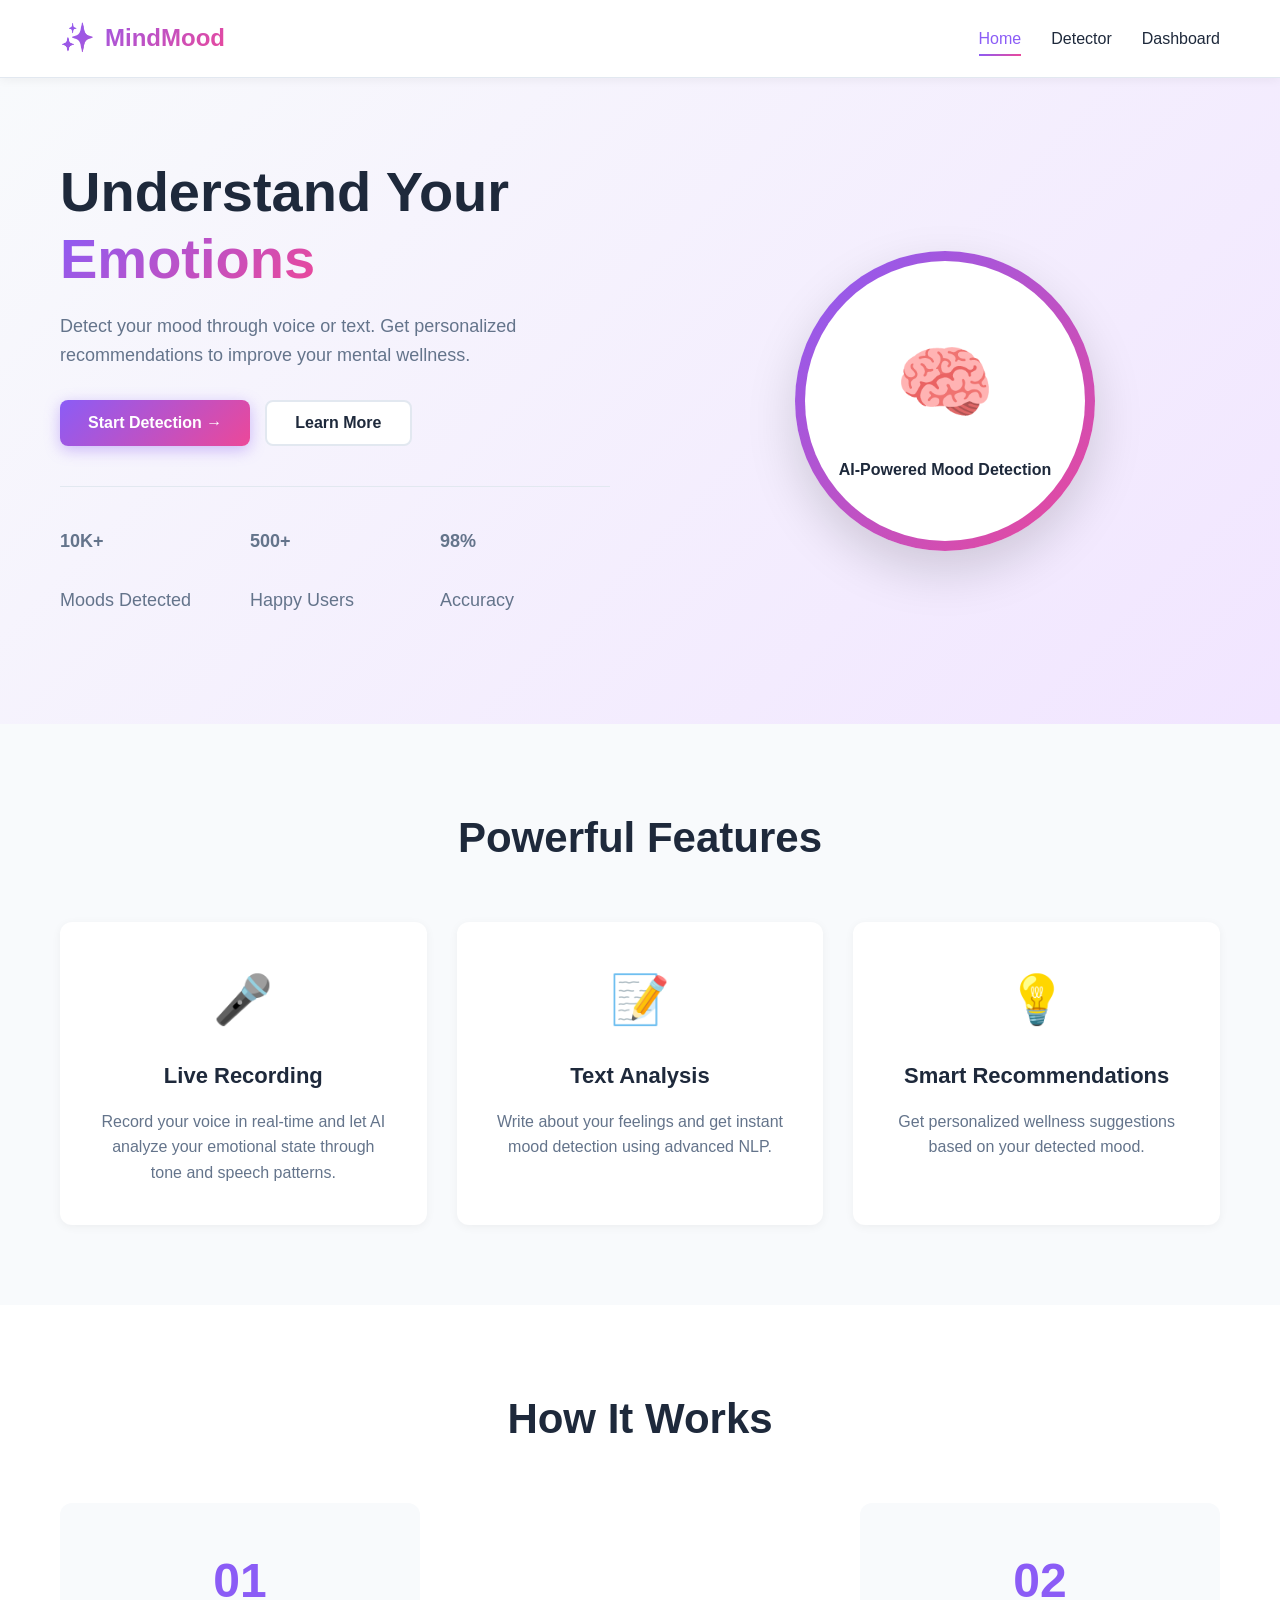
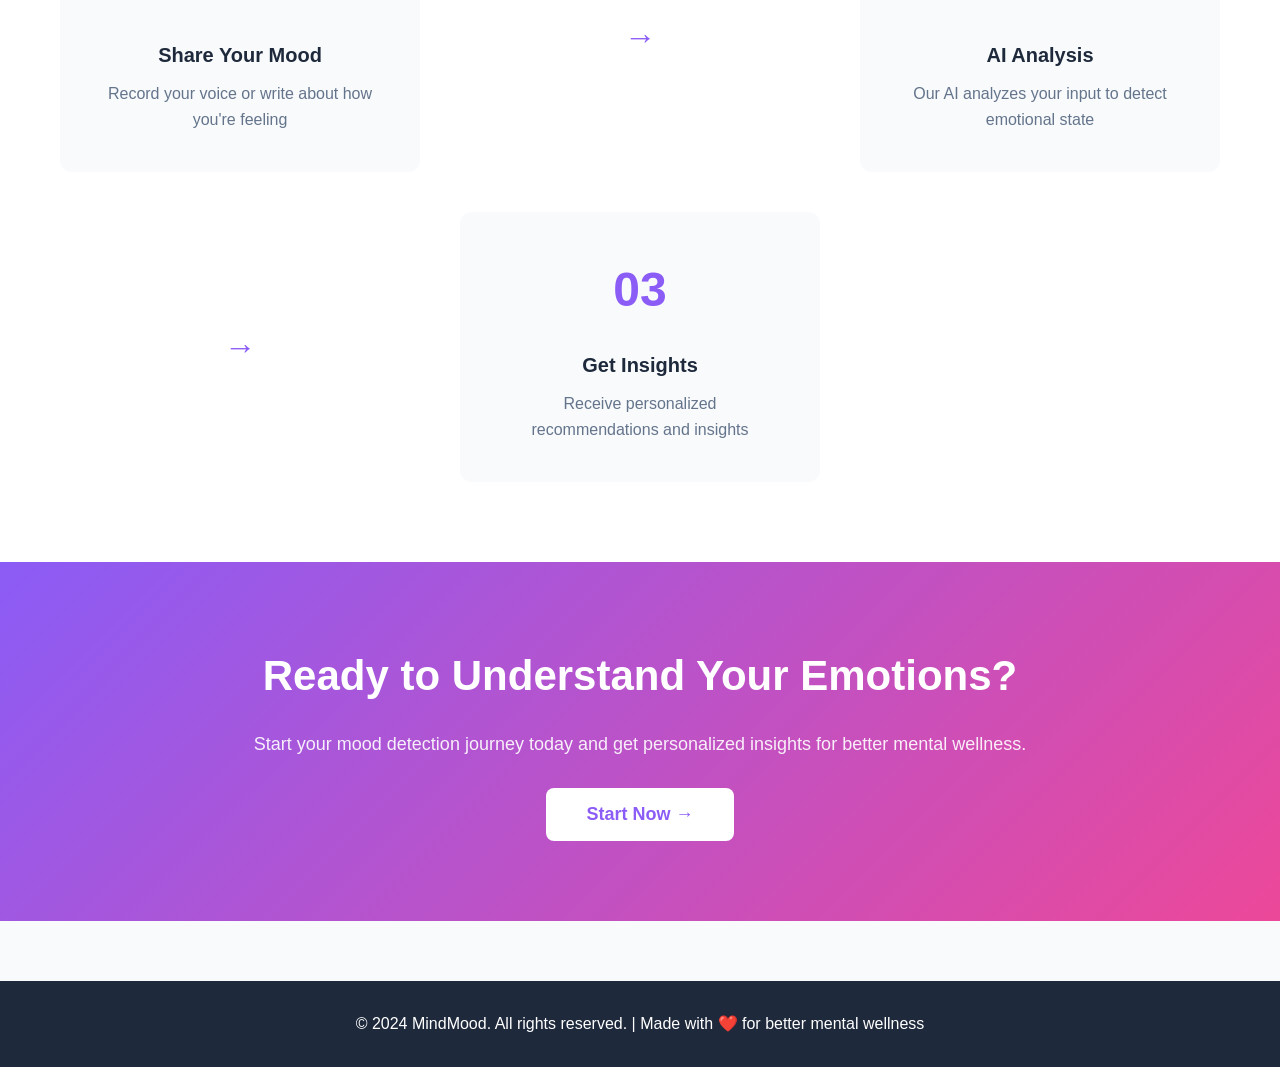
<file: MindMood/index.html>
<!DOCTYPE html>
<html lang="en">
<head>
    <meta charset="UTF-8">
    <meta name="viewport" content="width=device-width, initial-scale=1.0">
    <title>MindMood - AI Mood Detection</title>
    <style>
        :root {
            --primary-color: #8b5cf6;
            --secondary-color: #ec4899;
            --danger-color: #ef4444;
            --light-bg: #f8fafc;
            --card-bg: #ffffff;
            --text-dark: #1e293b;
            --text-light: #64748b;
            --border-color: #e2e8f0;
            --shadow: 0 10px 30px rgba(0, 0, 0, 0.1);
            --shadow-lg: 0 20px 50px rgba(0, 0, 0, 0.15);
        }

        * {
            margin: 0;
            padding: 0;
            box-sizing: border-box;
        }

        html { scroll-behavior: smooth; }
        body {
            font-family: 'Segoe UI', Tahoma, Geneva, Verdana, sans-serif;
            background-color: var(--light-bg);
            color: var(--text-dark);
            line-height: 1.6;
        }

        .container {
            max-width: 1200px;
            margin: 0 auto;
            padding: 0 20px;
        }

        /* Navigation */
        .navbar {
            position: sticky;
            top: 0;
            z-index: 100;
            background: rgba(255, 255, 255, 0.95);
            backdrop-filter: blur(10px);
            border-bottom: 1px solid var(--border-color);
            box-shadow: 0 2px 10px rgba(0, 0, 0, 0.05);
        }

        .nav-content {
            display: flex;
            justify-content: space-between;
            align-items: center;
            padding: 1rem 0;
        }

        .logo {
            display: flex;
            align-items: center;
            gap: 10px;
            font-size: 24px;
            font-weight: bold;
            background: linear-gradient(135deg, var(--primary-color), var(--secondary-color));
            -webkit-background-clip: text;
            -webkit-text-fill-color: transparent;
            background-clip: text;
        }

        .logo-icon { font-size: 28px; }

        .nav-links {
            display: flex;
            gap: 30px;
        }

        .nav-link {
            text-decoration: none;
            color: var(--text-dark);
            font-weight: 500;
            cursor: pointer;
            transition: all 0.3s ease;
            position: relative;
        }

        .nav-link:hover,
        .nav-link.active {
            color: var(--primary-color);
        }

        .nav-link.active::after {
            content: '';
            position: absolute;
            bottom: -5px;
            left: 0;
            width: 100%;
            height: 2px;
            background: linear-gradient(135deg, var(--primary-color), var(--secondary-color));
        }

        /* Pages */
        .page {
            display: none;
            animation: fadeIn 0.5s ease;
        }

        .page.active { display: block; }

        @keyframes fadeIn {
            from { opacity: 0; transform: translateY(10px); }
            to { opacity: 1; transform: translateY(0); }
        }

        /* Hero */
        .hero {
            padding: 80px 0;
            background: linear-gradient(135deg, #f8fafc 0%, #f1e5ff 100%);
        }

        .hero-content {
            display: grid;
            grid-template-columns: 1fr 1fr;
            gap: 60px;
            align-items: center;
        }

        .hero-text h1 {
            font-size: 56px;
            font-weight: 800;
            margin-bottom: 20px;
            line-height: 1.2;
        }

        .gradient-text {
            background: linear-gradient(135deg, var(--primary-color), var(--secondary-color));
            -webkit-background-clip: text;
            -webkit-text-fill-color: transparent;
            background-clip: text;
        }

        .hero-text p {
            font-size: 18px;
            color: var(--text-light);
            margin-bottom: 30px;
        }

        .hero-buttons {
            display: flex;
            gap: 15px;
            margin-bottom: 40px;
        }

        .stats {
            display: grid;
            grid-template-columns: repeat(3, 1fr);
            gap: 20px;
            padding-top: 40px;
            border-top: 1px solid var(--border-color);
        }

        .stat-number {
            font-size: 28px;
            font-weight: bold;
            color: var(--primary-color);
        }

        .stat-label {
            color: var(--text-light);
            font-size: 14px;
        }

        .hero-visual {
            display: flex;
            justify-content: center;
            align-items: center;
        }

        .visual-circle {
            width: 300px;
            height: 300px;
            border-radius: 50%;
            background: linear-gradient(135deg, var(--primary-color), var(--secondary-color));
            display: flex;
            align-items: center;
            justify-content: center;
            box-shadow: var(--shadow-lg);
            animation: float 3s ease-in-out infinite;
        }

        .visual-inner {
            width: 280px;
            height: 280px;
            border-radius: 50%;
            background: white;
            display: flex;
            flex-direction: column;
            align-items: center;
            justify-content: center;
            gap: 10px;
        }

        .visual-icon { font-size: 80px; }
        .visual-inner p { font-weight: 600; color: var(--text-dark); }

        @keyframes float {
            0%, 100% { transform: translateY(0px); }
            50% { transform: translateY(-20px); }
        }

        /* Buttons */
        .btn {
            padding: 12px 28px;
            border: none;
            border-radius: 8px;
            font-size: 16px;
            font-weight: 600;
            cursor: pointer;
            transition: all 0.3s ease;
            text-decoration: none;
            display: inline-block;
        }

        .btn-primary {
            background: linear-gradient(135deg, var(--primary-color), var(--secondary-color));
            color: white;
            box-shadow: 0 4px 15px rgba(139, 92, 246, 0.4);
        }

        .btn-primary:hover {
            transform: translateY(-2px);
            box-shadow: 0 6px 20px rgba(139, 92, 246, 0.6);
        }

        .btn-secondary {
            background: white;
            color: var(--text-dark);
            border: 2px solid var(--border-color);
        }

        .btn-secondary:hover {
            border-color: var(--primary-color);
            color: var(--primary-color);
        }

        .btn-large {
            padding: 16px 40px;
            font-size: 18px;
        }

        /* Features */
        .features {
            padding: 80px 0;
        }

        .features h2 {
            font-size: 42px;
            font-weight: 800;
            text-align: center;
            margin-bottom: 50px;
        }

        .features-grid {
            display: grid;
            grid-template-columns: repeat(auto-fit, minmax(300px, 1fr));
            gap: 30px;
        }

        .feature-card {
            background: white;
            padding: 40px;
            border-radius: 12px;
            text-align: center;
            box-shadow: 0 2px 10px rgba(0, 0, 0, 0.05);
            transition: all 0.3s ease;
        }

        .feature-card:hover {
            transform: translateY(-5px);
            box-shadow: var(--shadow);
        }

        .feature-icon { font-size: 48px; margin-bottom: 20px; }
        .feature-card h3 { font-size: 22px; margin-bottom: 15px; }
        .feature-card p { color: var(--text-light); }

        /* How It Works */
        .how-it-works {
            padding: 80px 0;
            background: white;
        }

        .how-it-works h2 {
            font-size: 42px;
            font-weight: 800;
            text-align: center;
            margin-bottom: 50px;
        }

        .steps {
            display: grid;
            grid-template-columns: repeat(3, 1fr);
            gap: 40px;
            align-items: center;
        }

        .step {
            background: var(--light-bg);
            padding: 40px;
            border-radius: 12px;
            text-align: center;
        }

        .step-number {
            font-size: 48px;
            font-weight: bold;
            color: var(--primary-color);
            margin-bottom: 20px;
        }

        .step h3 { font-size: 20px; margin-bottom: 10px; }
        .step p { color: var(--text-light); }
        .step-arrow { font-size: 32px; color: var(--primary-color); text-align: center; }

        /* CTA */
        .cta {
            padding: 80px 0;
            background: linear-gradient(135deg, var(--primary-color), var(--secondary-color));
            color: white;
            text-align: center;
        }

        .cta h2 { color: white; margin-bottom: 20px; font-size: 42px; font-weight: 800; }
        .cta p { font-size: 18px; margin-bottom: 30px; opacity: 0.9; }
        .cta .btn { background: white; color: var(--primary-color); }

        /* Detector */
        .detector-wrapper {
            padding: 60px 0;
        }

        .detector-wrapper h1 {
            text-align: center;
            font-size: 42px;
            margin-bottom: 40px;
        }

        .tabs {
            display: flex;
            gap: 10px;
            margin-bottom: 40px;
            justify-content: center;
            background: var(--light-bg);
            padding: 10px;
            border-radius: 8px;
            width: fit-content;
            margin-left: auto;
            margin-right: auto;
        }

        .tab-btn {
            padding: 12px 24px;
            border: none;
            background: transparent;
            cursor: pointer;
            font-size: 16px;
            font-weight: 600;
            border-radius: 6px;
            transition: all 0.3s ease;
            color: var(--text-light);
        }

        .tab-btn.active {
            background: white;
            color: var(--primary-color);
            box-shadow: 0 2px 8px rgba(0, 0, 0, 0.1);
        }

        .tab-content {
            display: none;
            animation: fadeIn 0.3s ease;
        }

        .tab-content.active { display: block; }

        .input-section {
            background: white;
            padding: 40px;
            border-radius: 12px;
            box-shadow: var(--shadow);
            max-width: 600px;
            margin: 0 auto;
        }

        .input-section label {
            display: block;
            font-size: 16px;
            font-weight: 600;
            margin-bottom: 15px;
            color: var(--text-dark);
        }

        .input-section textarea {
            width: 100%;
            padding: 15px;
            border: 2px solid var(--border-color);
            border-radius: 8px;
            font-size: 16px;
            font-family: inherit;
            resize: vertical;
            transition: all 0.3s ease;
        }

        .input-section textarea:focus {
            outline: none;
            border-color: var(--primary-color);
            box-shadow: 0 0 0 3px rgba(139, 92, 246, 0.1);
        }

        .char-count {
            text-align: right;
            color: var(--text-light);
            font-size: 14px;
            margin-top: 10px;
            margin-bottom: 20px;
        }

        /* Voice Recording */
        .voice-upload { padding: 20px 0; }

        #recording-controls {
            text-align: center;
            padding: 20px 0;
        }

        #recording-timer {
            text-align: center;
            font-size: 18px;
            font-weight: bold;
            color: #ef4444;
            display: none;
            margin: 15px 0;
            animation: pulse 1s infinite;
        }

        @keyframes pulse {
            0%, 100% { opacity: 1; }
            50% { opacity: 0.5; }
        }

        #recording-playback {
            display: none;
            margin-top: 20px;
        }

        #recording-playback p {
            margin-bottom: 15px;
            font-weight: 600;
        }

        #recorded-audio {
            width: 100%;
            margin-bottom: 15px;
        }

        .recording-buttons {
            display: flex;
            gap: 10px;
        }

        .recording-buttons button {
            flex: 1;
        }

        /* Results */
        .results-section {
            max-width: 600px;
            margin: 40px auto;
        }

        .result-card {
            background: white;
            padding: 60px 40px;
            border-radius: 12px;
            box-shadow: var(--shadow-lg);
            text-align: center;
        }

        .result-emoji { font-size: 80px; margin-bottom: 20px; }
        .result-card h2 {
            font-size: 42px;
            color: var(--primary-color);
            margin-bottom: 20px;
            text-transform: capitalize;
        }

        .confidence-bar {
            width: 100%;
            height: 8px;
            background: var(--light-bg);
            border-radius: 4px;
            overflow: hidden;
            margin: 20px 0;
        }

        .confidence-fill {
            height: 100%;
            background: linear-gradient(90deg, var(--primary-color), var(--secondary-color));
            transition: width 0.5s ease;
        }

        .confidence-text {
            color: var(--text-light);
            margin-bottom: 30px;
            font-size: 18px;
        }

        .recommendation-box {
            background: var(--light-bg);
            padding: 30px;
            border-radius: 8px;
            margin: 30px 0;
            text-align: left;
        }

        .recommendation-box h3 {
            color: var(--primary-color);
            margin-bottom: 15px;
        }

        .recommendation-box p {
            color: var(--text-dark);
            line-height: 1.8;
        }

        /* Dashboard */
        .stats-grid {
            display: grid;
            grid-template-columns: repeat(auto-fit, minmax(250px, 1fr));
            gap: 20px;
            margin: 40px 0;
        }

        .stat-card {
            background: white;
            padding: 30px;
            border-radius: 12px;
            box-shadow: 0 2px 10px rgba(0, 0, 0, 0.05);
        }

        .stat-card .stat-label {
            color: var(--text-light);
            font-size: 14px;
            margin-bottom: 10px;
        }

        .stat-card .stat-value {
            font-size: 32px;
            font-weight: bold;
            color: var(--primary-color);
        }

        .charts-section {
            display: grid;
            grid-template-columns: 1fr 1fr;
            gap: 30px;
            margin-top: 40px;
        }

        .chart-container {
            background: white;
            padding: 30px;
            border-radius: 12px;
            box-shadow: var(--shadow);
        }

        .chart-container h3 {
            margin-bottom: 20px;
            color: var(--text-dark);
        }

        .mood-distribution {
            display: flex;
            flex-direction: column;
            gap: 15px;
        }

        .mood-bar {
            display: flex;
            align-items: center;
            gap: 15px;
        }

        .mood-label {
            min-width: 80px;
            font-weight: 600;
            color: var(--text-dark);
        }

        .mood-bar-fill {
            flex: 1;
            height: 30px;
            background: linear-gradient(90deg, var(--primary-color), var(--secondary-color));
            border-radius: 4px;
            position: relative;
            overflow: hidden;
        }

        .mood-bar-text {
            position: absolute;
            right: 10px;
            top: 50%;
            transform: translateY(-50%);
            color: white;
            font-weight: 600;
            font-size: 12px;
        }

        .history-list {
            display: flex;
            flex-direction: column;
            gap: 15px;
            max-height: 400px;
            overflow-y: auto;
        }

        .history-item {
            display: flex;
            align-items: center;
            justify-content: space-between;
            padding: 15px;
            background: var(--light-bg);
            border-radius: 8px;
            border-left: 4px solid var(--primary-color);
        }

        .history-item-emoji { font-size: 24px; margin-right: 10px; }
        .history-item-mood { font-weight: 600; color: var(--text-dark); text-transform: capitalize; }
        .history-item-time { font-size: 12px; color: var(--text-light); }
        .history-item-confidence { font-weight: 600; color: var(--primary-color); }

        /* Footer */
        .footer {
            background: var(--text-dark);
            color: white;
            text-align: center;
            padding: 30px 0;
            margin-top: 60px;
        }

        /* Responsive */
        @media (max-width: 768px) {
            .hero-content { grid-template-columns: 1fr; }
            .hero-text h1 { font-size: 36px; }
            .hero-buttons { flex-direction: column; }
            .stats { grid-template-columns: 1fr; }
            .visual-circle { width: 200px; height: 200px; }
            .visual-inner { width: 180px; height: 180px; }
            .visual-icon { font-size: 50px; }
            .steps { grid-template-columns: 1fr; }
            .step-arrow { transform: rotate(90deg); }
            .nav-links { gap: 15px; }
            .charts-section { grid-template-columns: 1fr; }
            .features h2, .how-it-works h2, .cta h2 { font-size: 32px; }
            .detector-wrapper h1 { font-size: 32px; }
            .result-emoji { font-size: 60px; }
            .result-card h2 { font-size: 32px; }
            .recording-buttons { flex-direction: column; }
        }

        @media (max-width: 480px) {
            .container { padding: 0 15px; }
            .hero-text h1 { font-size: 28px; }
            .logo { font-size: 18px; }
            .nav-links { gap: 10px; font-size: 14px; }
            .hero { padding: 40px 0; }
            .features, .how-it-works, .cta { padding: 40px 0; }
            .stats-grid { grid-template-columns: 1fr; }
            .input-section { padding: 20px; }
        }
    </style>
</head>
<body>
    <!-- Navigation -->
    <nav class="navbar">
        <div class="container">
            <div class="nav-content">
                <div class="logo">
                    <span class="logo-icon">✨</span>
                    <span class="logo-text">MindMood</span>
                </div>
                <div class="nav-links">
                    <a class="nav-link active" onclick="showPage('home')">Home</a>
                    <a class="nav-link" onclick="showPage('detector')">Detector</a>
                    <a class="nav-link" onclick="showPage('dashboard')">Dashboard</a>
                </div>
            </div>
        </div>
    </nav>

    <!-- Home Page -->
    <div id="home" class="page active">
        <section class="hero">
            <div class="container">
                <div class="hero-content">
                    <div class="hero-text">
                        <h1>Understand Your <span class="gradient-text">Emotions</span></h1>
                        <p>Detect your mood through voice or text. Get personalized recommendations to improve your mental wellness.</p>
                        <div class="hero-buttons">
                            <button class="btn btn-primary" onclick="showPage('detector')">Start Detection →</button>
                            <button class="btn btn-secondary">Learn More</button>
                        </div>
                        <div class="stats">
                            <div class="stat">
                                <p class="stat-number">10K+</p>
                                <p class="stat-label">Moods Detected</p>
                            </div>
                            <div class="stat">
                                <p class="stat-number">500+</p>
                                <p class="stat-label">Happy Users</p>
                            </div>
                            <div class="stat">
                                <p class="stat-number">98%</p>
                                <p class="stat-label">Accuracy</p>
                            </div>
                        </div>
                    </div>
                    <div class="hero-visual">
                        <div class="visual-circle">
                            <div class="visual-inner">
                                <span class="visual-icon">🧠</span>
                                <p>AI-Powered Mood Detection</p>
                            </div>
                        </div>
                    </div>
                </div>
            </div>
        </section>

        <section class="features">
            <div class="container">
                <h2>Powerful Features</h2>
                <div class="features-grid">
                    <div class="feature-card">
                        <div class="feature-icon">🎤</div>
                        <h3>Live Recording</h3>
                        <p>Record your voice in real-time and let AI analyze your emotional state through tone and speech patterns.</p>
                    </div>
                    <div class="feature-card">
                        <div class="feature-icon">📝</div>
                        <h3>Text Analysis</h3>
                        <p>Write about your feelings and get instant mood detection using advanced NLP.</p>
                    </div>
                    <div class="feature-card">
                        <div class="feature-icon">💡</div>
                        <h3>Smart Recommendations</h3>
                        <p>Get personalized wellness suggestions based on your detected mood.</p>
                    </div>
                </div>
            </div>
        </section>

        <section class="how-it-works">
            <div class="container">
                <h2>How It Works</h2>
                <div class="steps">
                    <div class="step">
                        <div class="step-number">01</div>
                        <h3>Share Your Mood</h3>
                        <p>Record your voice or write about how you're feeling</p>
                    </div>
                    <div class="step-arrow">→</div>
                    <div class="step">
                        <div class="step-number">02</div>
                        <h3>AI Analysis</h3>
                        <p>Our AI analyzes your input to detect emotional state</p>
                    </div>
                    <div class="step-arrow">→</div>
                    <div class="step">
                        <div class="step-number">03</div>
                        <h3>Get Insights</h3>
                        <p>Receive personalized recommendations and insights</p>
                    </div>
                </div>
            </div>
        </section>

        <section class="cta">
            <div class="container">
                <h2>Ready to Understand Your Emotions?</h2>
                <p>Start your mood detection journey today and get personalized insights for better mental wellness.</p>
                <button class="btn btn-large" onclick="showPage('detector')">Start Now →</button>
            </div>
        </section>
    </div>

    <!-- Mood Detector Page -->
    <div id="detector" class="page">
        <div class="container">
            <div class="detector-wrapper">
                <h1>Mood Detector</h1>
                
                <div class="tabs">
                    <button class="tab-btn active" onclick="switchTab('text')">📝 Text Input</button>
                    <button class="tab-btn" onclick="switchTab('voice')">🎤 Live Recording</button>
                </div>

                <div id="text-tab" class="tab-content active">
                    <div class="input-section">
                        <label for="text-input">How are you feeling? Tell us more...</label>
                        <textarea id="text-input" placeholder="Write about your mood, feelings, or what's on your mind..." rows="8"></textarea>
                        <div class="char-count">
                            <span id="char-count">0</span> / 500 characters
                        </div>
                        <button class="btn btn-primary" onclick="analyzeMood('text')">Analyze Mood</button>
                    </div>
                </div>

                <div id="voice-tab" class="tab-content">
                    <div class="input-section">
                        <p>Record your voice to analyze your mood from speech patterns and tone.</p>
                        <div class="voice-upload">
                            <div id="recording-controls" style="text-align: center; padding: 20px 0;">
                                <button id="start-record-btn" class="btn btn-primary" onclick="startRecording()" style="margin: 10px 5px;">🎤 Start Recording</button>
                                <button id="stop-record-btn" class="btn btn-secondary" onclick="stopRecording()" style="display: none; margin: 10px 5px;">⏹️ Stop Recording</button>
                            </div>
                            <div id="recording-timer" style="text-align: center; font-size: 18px; font-weight: bold; color: #ef4444; display: none; margin: 15px 0;">
                                Recording: <span id="timer">00:00</span>
                            </div>
                            <div id="recording-playback" style="display: none; margin-top: 20px;">
                                <p style="margin-bottom: 15px; font-weight: 600;">Your Recording:</p>
                                <audio id="recorded-audio" controls style="width: 100%; margin-bottom: 15px;"></audio>
                                <div class="recording-buttons">
                                    <button class="btn btn-secondary" onclick="clearRecording()">Clear Recording</button>
                                    <button id="analyze-recording-btn" class="btn btn-primary" onclick="analyzeMood('voice')">Analyze Recording</button>
                                </div>
                            </div>
                        </div>
                    </div>
                </div>

                <div id="results" class="results-section" style="display: none;">
                    <div class="result-card">
                        <div class="result-emoji" id="result-emoji"></div>
                        <h2 id="result-mood"></h2>
                        <div class="confidence-bar">
                            <div id="confidence-fill" class="confidence-fill"></div>
                        </div>
                        <p class="confidence-text"><span id="confidence-value">0</span>% Confidence</p>
                        <div class="recommendation-box">
                            <h3>Recommendation</h3>
                            <p id="recommendation-text"></p>
                        </div>
                        <button class="btn btn-secondary" onclick="resetDetector()">Analyze Again</button>
                    </div>
                </div>
            </div>
        </div>
    </div>

    <!-- Dashboard Page -->
    <div id="dashboard" class="page">
        <div class="container">
            <h1 style="text-align: center; margin-bottom: 40px;">Mood Dashboard</h1>
            
            <div class="stats-grid">
                <div class="stat-card">
                    <p class="stat-label">Total Detections</p>
                    <p class="stat-value" id="total-detections">0</p>
                </div>
                <div class="stat-card">
                    <p class="stat-label">Average Confidence</p>
                    <p class="stat-value" id="avg-confidence">0%</p>
                </div>
                <div class="stat-card">
                    <p class="stat-label">Most Frequent Mood</p>
                    <p class="stat-value" id="frequent-mood">-</p>
                </div>
                <div class="stat-card">
                    <p class="stat-label">Current Streak</p>
                    <p class="stat-value" id="streak">7 days</p>
                </div>
            </div>

            <div class="charts-section">
                <div class="chart-container">
                    <h3>Mood Distribution</h3>
                    <div id="mood-distribution" class="mood-distribution"></div>
                </div>
                <div class="chart-container">
                    <h3>Recent Detections</h3>
                    <div id="history-list" class="history-list"></div>
                </div>
            </div>
        </div>
    </div>

    <!-- Footer -->
    <footer class="footer">
        <div class="container">
            <p>&copy; 2024 MindMood. All rights reserved. | Made with ❤️ for better mental wellness</p>
        </div>
    </footer>

    <script>
        // Mood Data
        const MOOD_DATA = {
            moods: {
                amused: { emoji: "😄", color: "#fbbf24", recommendation: "You're feeling amused! Keep enjoying this light-hearted moment. Share laughter with others and engage in activities that bring you joy." },
                angry: { emoji: "😠", color: "#ef4444", recommendation: "You're feeling angry. Try taking deep breaths, going for a walk, or engaging in physical activity to channel this energy." },
                disgusted: { emoji: "🤢", color: "#8b5cf6", recommendation: "You're feeling disgusted. Take a step back from the situation. Engage in activities that refresh your mind and spirit." },
                neutral: { emoji: "😐", color: "#9ca3af", recommendation: "You're feeling neutral. This is a balanced state perfect for reflection and planning. Use this time to assess your goals." },
                sleepy: { emoji: "😴", color: "#60a5fa", recommendation: "You're feeling sleepy. Your body might need rest. Consider taking a nap or engaging in a relaxing activity." }
            },
            keywords: {
                amused: ["amused", "funny", "hilarious", "laugh", "laughing", "laughter", "joke", "comic", "entertaining", "fun", "playful", "silly", "witty", "humorous", "cheerful", "delighted", "tickled", "giddy", "giggly", "chuckling", "smiling", "happy", "joyful", "enjoying", "pleased", "content", "light-hearted", "carefree"],
                angry: ["angry", "furious", "rage", "mad", "livid", "irritated", "annoyed", "frustrated", "upset", "outraged", "enraged", "seething", "fuming", "bitter", "resentful", "hostile", "aggressive", "cross", "irate", "indignant", "wrathful", "incensed", "provoked", "exasperated", "vexed", "infuriated", "antagonistic"],
                disgusted: ["disgusted", "disgust", "repulsed", "revolted", "appalled", "sickened", "nauseated", "repugnant", "abhorrent", "loathsome", "vile", "gross", "yuck", "ew", "eww", "revolting", "offensive", "distasteful", "unpleasant", "repellent", "abominable", "detestable", "contemptible", "despicable", "foul", "putrid", "disgusting"],
                neutral: ["neutral", "okay", "fine", "alright", "normal", "regular", "usual", "average", "meh", "so-so", "neither", "neither good nor bad", "mediocre", "ordinary", "standard", "typical", "unremarkable", "indifferent", "balanced", "stable", "steady", "consistent", "unchanged", "same", "moderate", "fair", "plain"],
                sleepy: ["sleepy", "tired", "exhausted", "fatigued", "drowsy", "weary", "worn out", "drained", "lethargic", "sluggish", "groggy", "yawning", "dozing", "napping", "sleepless", "insomnia", "rest", "sleep", "nap", "bed", "tired out", "beat", "knackered", "wiped out", "zonked", "dead tired", "bushed", "pooped"]
            }
        };

        let recordedFile = null;
        let moodHistory = [];
        let mediaRecorder = null;
        let recordedChunks = [];
        let recordingStartTime = null;
        let timerInterval = null;

        // Page Navigation
        function showPage(pageName) {
            const pages = document.querySelectorAll('.page');
            pages.forEach(page => page.classList.remove('active'));
            document.getElementById(pageName).classList.add('active');
            
            const navLinks = document.querySelectorAll('.nav-link');
            navLinks.forEach(link => link.classList.remove('active'));
            event.target.classList.add('active');
            
            if (pageName === 'dashboard') updateDashboard();
        }

        // Tab Switching
        function switchTab(tabName) {
            const tabs = document.querySelectorAll('.tab-content');
            tabs.forEach(tab => tab.classList.remove('active'));
            document.getElementById(tabName + '-tab').classList.add('active');
            
            const tabBtns = document.querySelectorAll('.tab-btn');
            tabBtns.forEach(btn => btn.classList.remove('active'));
            event.target.classList.add('active');
        }

        // Text Input
        const textInput = document.getElementById('text-input');
        const charCount = document.getElementById('char-count');
        if (textInput) {
            textInput.addEventListener('input', function() {
                charCount.textContent = this.value.length;
                if (this.value.length > 500) {
                    this.value = this.value.substring(0, 500);
                    charCount.textContent = '500';
                }
            });
        }

        // Live Voice Recording
        async function startRecording() {
            try {
                const stream = await navigator.mediaDevices.getUserMedia({ audio: true });
                mediaRecorder = new MediaRecorder(stream);
                recordedChunks = [];
                recordingStartTime = Date.now();
                
                mediaRecorder.ondataavailable = (event) => {
                    if (event.data.size > 0) {
                        recordedChunks.push(event.data);
                    }
                };
                
                mediaRecorder.onstop = () => {
                    const audioBlob = new Blob(recordedChunks, { type: 'audio/webm' });
                    recordedFile = audioBlob;
                    const audioUrl = URL.createObjectURL(audioBlob);
                    document.getElementById('recorded-audio').src = audioUrl;
                    document.getElementById('recording-playback').style.display = 'block';
                    document.getElementById('recording-controls').style.display = 'none';
                    document.getElementById('recording-timer').style.display = 'none';
                    clearInterval(timerInterval);
                };
                
                mediaRecorder.start();
                document.getElementById('start-record-btn').style.display = 'none';
                document.getElementById('stop-record-btn').style.display = 'inline-block';
                document.getElementById('recording-timer').style.display = 'block';
                
                timerInterval = setInterval(() => {
                    const elapsed = Math.floor((Date.now() - recordingStartTime) / 1000);
                    const minutes = Math.floor(elapsed / 60);
                    const seconds = elapsed % 60;
                    document.getElementById('timer').textContent = 
                        String(minutes).padStart(2, '0') + ':' + String(seconds).padStart(2, '0');
                }, 100);
            } catch (error) {
                alert('Microphone access denied. Please allow microphone access to record.');
            }
        }
        
        function stopRecording() {
            if (mediaRecorder && mediaRecorder.state === 'recording') {
                mediaRecorder.stop();
                mediaRecorder.stream.getTracks().forEach(track => track.stop());
                document.getElementById('stop-record-btn').style.display = 'none';
            }
        }
        
        function clearRecording() {
            recordedFile = null;
            recordedChunks = [];
            document.getElementById('recorded-audio').src = '';
            document.getElementById('recording-playback').style.display = 'none';
            document.getElementById('recording-controls').style.display = 'block';
            document.getElementById('start-record-btn').style.display = 'inline-block';
            document.getElementById('timer').textContent = '00:00';
        }

        // Mood Analysis
        function analyzeMood(type) {
            let input = '';
            if (type === 'text') {
                input = document.getElementById('text-input').value.trim();
                if (!input) {
                    alert('Please enter some text to analyze');
                    return;
                }
            } else if (type === 'voice') {
                if (!recordedFile) {
                    alert('Please record your voice first');
                    return;
                }
                input = 'voice_recording';
            }
            
            const result = detectMood(input);
            displayResults(result);
            
            const historyEntry = {
                mood: result.mood,
                confidence: result.confidence,
                type: type,
                timestamp: new Date(),
                emoji: result.emoji
            };
            moodHistory.push(historyEntry);
            localStorage.setItem('moodHistory', JSON.stringify(moodHistory));
        }

        function detectMood(input) {
            const moodKeywords = MOOD_DATA.keywords;
            const moodScores = {
                amused: 0,
                angry: 0,
                disgusted: 0,
                neutral: 0,
                sleepy: 0
            };
            
            const lowerInput = input.toLowerCase();
            
            Object.entries(moodKeywords).forEach(([mood, keywords]) => {
                keywords.forEach(keyword => {
                    const regex = new RegExp('\\b' + keyword + '\\b', 'gi');
                    const matches = lowerInput.match(regex);
                    if (matches) {
                        moodScores[mood] += matches.length;
                    }
                });
            });
            
            let detectedMood = 'neutral';
            let maxScore = 0;
            
            Object.entries(moodScores).forEach(([mood, score]) => {
                if (score > maxScore) {
                    maxScore = score;
                    detectedMood = mood;
                }
            });
            
            const inputLength = input.split(/\s+/).length;
            let confidence = Math.min(100, 50 + (maxScore * 5) + Math.min(inputLength * 2, 20));
            
            if (maxScore === 0) {
                detectedMood = 'neutral';
                confidence = 60;
            }
            
            confidence = Math.round(confidence);
            const moodInfo = MOOD_DATA.moods[detectedMood];
            
            return {
                mood: detectedMood,
                confidence: confidence,
                emoji: moodInfo.emoji,
                recommendation: moodInfo.recommendation,
                color: moodInfo.color
            };
        }

        function displayResults(result) {
            document.getElementById('results').style.display = 'block';
            document.getElementById('result-emoji').textContent = result.emoji;
            document.getElementById('result-mood').textContent = result.mood;
            document.getElementById('confidence-value').textContent = result.confidence;
            document.getElementById('recommendation-text').textContent = result.recommendation;
            
            const confidenceFill = document.getElementById('confidence-fill');
            confidenceFill.style.width = result.confidence + '%';
            
            document.getElementById('results').scrollIntoView({ behavior: 'smooth' });
        }

        function resetDetector() {
            document.getElementById('text-input').value = '';
            charCount.textContent = '0';
            clearRecording();
            document.getElementById('results').style.display = 'none';
        }

        // Dashboard
        function updateDashboard() {
            const savedHistory = localStorage.getItem('moodHistory');
            if (savedHistory) {
                moodHistory = JSON.parse(savedHistory);
            }
            
            const totalDetections = moodHistory.length;
            document.getElementById('total-detections').textContent = totalDetections;
            
            if (totalDetections > 0) {
                const avgConfidence = Math.round(
                    moodHistory.reduce((sum, item) => sum + item.confidence, 0) / totalDetections
                );
                document.getElementById('avg-confidence').textContent = avgConfidence + '%';
            } else {
                document.getElementById('avg-confidence').textContent = '0%';
            }
            
            if (totalDetections > 0) {
                const moodCounts = {};
                moodHistory.forEach(item => {
                    moodCounts[item.mood] = (moodCounts[item.mood] || 0) + 1;
                });
                
                const mostFrequent = Object.entries(moodCounts).sort(([, a], [, b]) => b - a)[0];
                const frequentMood = mostFrequent ? mostFrequent[0] : 'N/A';
                const emoji = MOOD_DATA.moods[frequentMood]?.emoji || '';
                document.getElementById('frequent-mood').textContent = emoji + ' ' + frequentMood;
            } else {
                document.getElementById('frequent-mood').textContent = '-';
            }
            
            // Mood Distribution
            const distributionContainer = document.getElementById('mood-distribution');
            if (moodHistory.length === 0) {
                distributionContainer.innerHTML = '<p style="color: #94a3b8;">No mood data yet. Start detecting moods!</p>';
            } else {
                const moodCounts = {};
                moodHistory.forEach(item => {
                    moodCounts[item.mood] = (moodCounts[item.mood] || 0) + 1;
                });
                
                let html = '';
                Object.entries(moodCounts).forEach(([mood, count]) => {
                    const moodInfo = MOOD_DATA.moods[mood];
                    html += '<div class="mood-bar"><div class="mood-label">' + moodInfo.emoji + ' ' + mood + '</div><div class="mood-bar-fill" style="background: linear-gradient(90deg, ' + moodInfo.color + ', #ec4899);"><div class="mood-bar-text">' + count + '</div></div></div>';
                });
                distributionContainer.innerHTML = html;
            }
            
            // History List
            const historyContainer = document.getElementById('history-list');
            if (moodHistory.length === 0) {
                historyContainer.innerHTML = '<p style="color: #94a3b8;">No mood history yet.</p>';
            } else {
                const recentHistory = moodHistory.slice(-10).reverse();
                let html = '';
                recentHistory.forEach((item) => {
                    const time = new Date(item.timestamp).toLocaleTimeString();
                    const date = new Date(item.timestamp).toLocaleDateString();
                    html += '<div class="history-item"><div style="display: flex; align-items: center; flex: 1;"><span class="history-item-emoji">' + item.emoji + '</span><div><div class="history-item-mood">' + item.mood + '</div><div class="history-item-time">' + date + ' at ' + time + '</div></div></div><div class="history-item-confidence">' + item.confidence + '%</div></div>';
                });
                historyContainer.innerHTML = html;
            }
        }

        // Initialize
        document.addEventListener('DOMContentLoaded', function() {
            const savedHistory = localStorage.getItem('moodHistory');
            if (savedHistory) {
                moodHistory = JSON.parse(savedHistory);
            }
        });
    </script>
</body>
</html>
</file>
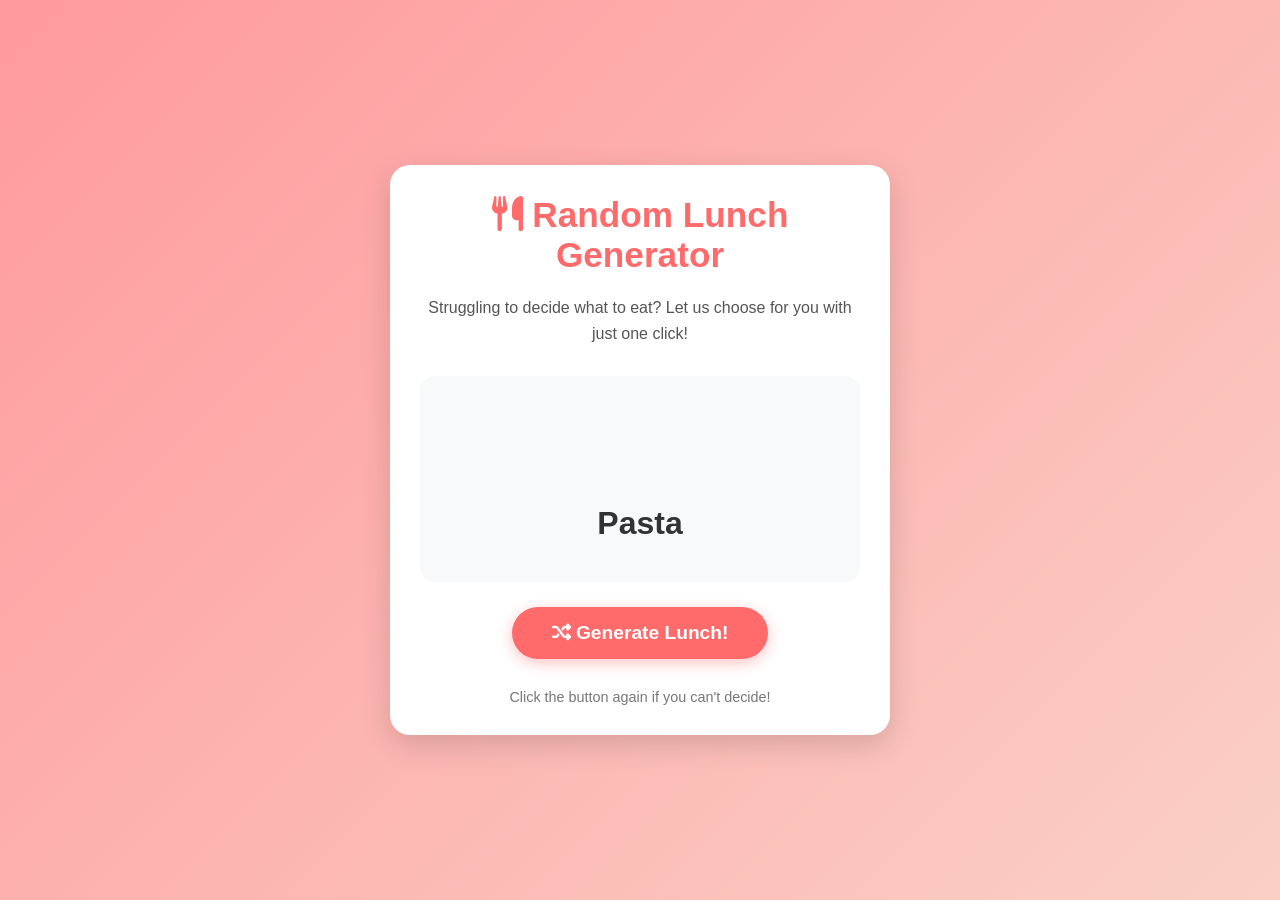
<file: week1/index.html>
<!DOCTYPE html>
<html lang="en">
<head>
    <meta charset="UTF-8">
    <meta name="viewport" content="width=device-width, initial-scale=1.0">
    <title>Random Lunch Menu Generator</title>
    <link rel="stylesheet" href="https://cdnjs.cloudflare.com/ajax/libs/font-awesome/6.4.0/css/all.min.css">
    <style>
        * {
            margin: 0;
            padding: 0;
            box-sizing: border-box;
            font-family: 'Segoe UI', Tahoma, Geneva, Verdana, sans-serif;
        }
        
        body {
            background: linear-gradient(135deg, #ff9a9e 0%, #fad0c4 100%);
            min-height: 100vh;
            display: flex;
            justify-content: center;
            align-items: center;
            padding: 20px;
        }
        
        .container {
            background-color: white;
            border-radius: 20px;
            box-shadow: 0 10px 30px rgba(0, 0, 0, 0.15);
            width: 90%;
            max-width: 500px;
            padding: 30px;
            text-align: center;
        }
        
        h1 {
            color: #ff6b6b;
            margin-bottom: 20px;
            font-size: 2.2rem;
        }
        
        .description {
            color: #555;
            margin-bottom: 30px;
            line-height: 1.6;
        }
        
        .lunch-display {
            background-color: #f8f9fa;
            border-radius: 15px;
            padding: 30px;
            margin: 25px 0;
            min-height: 200px;
            display: flex;
            flex-direction: column;
            justify-content: center;
            align-items: center;
            transition: all 0.3s ease;
        }
        
        .food-icon {
            font-size: 4rem;
            margin-bottom: 15px;
            color: #ff6b6b;
        }
        
        .food-name {
            font-size: 2rem;
            color: #333;
            font-weight: bold;
            margin: 10px 0;
        }
        
        .generate-btn {
            background-color: #ff6b6b;
            color: white;
            border: none;
            border-radius: 50px;
            padding: 15px 40px;
            font-size: 1.2rem;
            font-weight: bold;
            cursor: pointer;
            transition: all 0.3s ease;
            box-shadow: 0 4px 15px rgba(255, 107, 107, 0.4);
        }
        
        .generate-btn:hover {
            background-color: #ff5252;
            transform: translateY(-3px);
            box-shadow: 0 6px 20px rgba(255, 107, 107, 0.5);
        }
        
        .generate-btn:active {
            transform: translateY(0);
        }
        
        .footer {
            margin-top: 30px;
            color: #777;
            font-size: 0.9rem;
        }
        
        @keyframes fadeIn {
            from { opacity: 0; transform: translateY(10px); }
            to { opacity: 1; transform: translateY(0); }
        }
        
        .fade-in {
            animation: fadeIn 0.5s ease forwards;
        }
        
        @media (max-width: 600px) {
            .container {
                padding: 20px;
            }
            
            h1 {
                font-size: 1.8rem;
            }
            
            .food-name {
                font-size: 1.6rem;
            }
            
            .generate-btn {
                padding: 12px 30px;
                font-size: 1.1rem;
            }
        }
    </style>
</head>
<body>
    <div class="container">
        <h1><i class="fas fa-utensils"></i> Random Lunch Generator</h1>
        <p class="description">Struggling to decide what to eat? Let us choose for you with just one click!</p>
        
        <div class="lunch-display">
            <div class="food-icon"><i class="fas fa-question"></i></div>
            <div class="food-name">What's for lunch?</div>
        </div>
        
        <button class="generate-btn" id="generateBtn">
            <i class="fas fa-random"></i> Generate Lunch!
        </button>
        
        <p class="footer">Click the button again if you can't decide!</p>
    </div>

    <script>
        document.addEventListener('DOMContentLoaded', function() {
            const generateBtn = document.getElementById('generateBtn');
            const foodIcon = document.querySelector('.food-icon');
            const foodName = document.querySelector('.food-name');
            const lunchDisplay = document.querySelector('.lunch-display');
            
            // Array of lunch options with corresponding Font Awesome icons
            const lunchMenu = [
                { name: "Pizza", icon: "fas fa-pizza-slice" },
                { name: "Sushi", icon: "fas fa-fish" },
                { name: "Burger", icon: "fas fa-hamburger" },
                { name: "Salad", icon: "fas fa-leaf" },
                { name: "Tacos", icon: "fas fa-utensil-spoon" },
                { name: "Ramen", icon: "fas fa-bowl-hot" },
                { name: "Sandwich", icon: "fas fa-bread-slice" },
                { name: "Pasta", icon: "fas fa-pasta" },
                { name: "Curry", icon: "fas fa-mortar-pestle" },
                { name: "Steak", icon: "fas fa-drumstick-bite" },
                { name: "Soup", icon: "fas fa-bowl" },
                { name: "BBQ", icon: "fas fa-fire" }
            ];
            
            // Function to generate random lunch
            function generateRandomLunch() {
                // Remove fade-in class if it exists
                lunchDisplay.classList.remove('fade-in');
                
                // Get a random lunch option
                const randomIndex = Math.floor(Math.random() * lunchMenu.length);
                const selectedLunch = lunchMenu[randomIndex];
                
                // Briefly show loading state
                foodIcon.innerHTML = '<i class="fas fa-spinner fa-spin"></i>';
                foodName.textContent = "Thinking...";
                
                // After a short delay, show the selected lunch
                setTimeout(() => {
                    foodIcon.innerHTML = `<i class="${selectedLunch.icon}"></i>`;
                    foodName.textContent = selectedLunch.name;
                    
                    // Add animation class
                    lunchDisplay.classList.add('fade-in');
                }, 500);
            }
            
            // Add click event to button
            generateBtn.addEventListener('click', generateRandomLunch);
            
            // Generate a random lunch on page load
            generateRandomLunch();
        });
    </script>
</body>
</html>
</file>
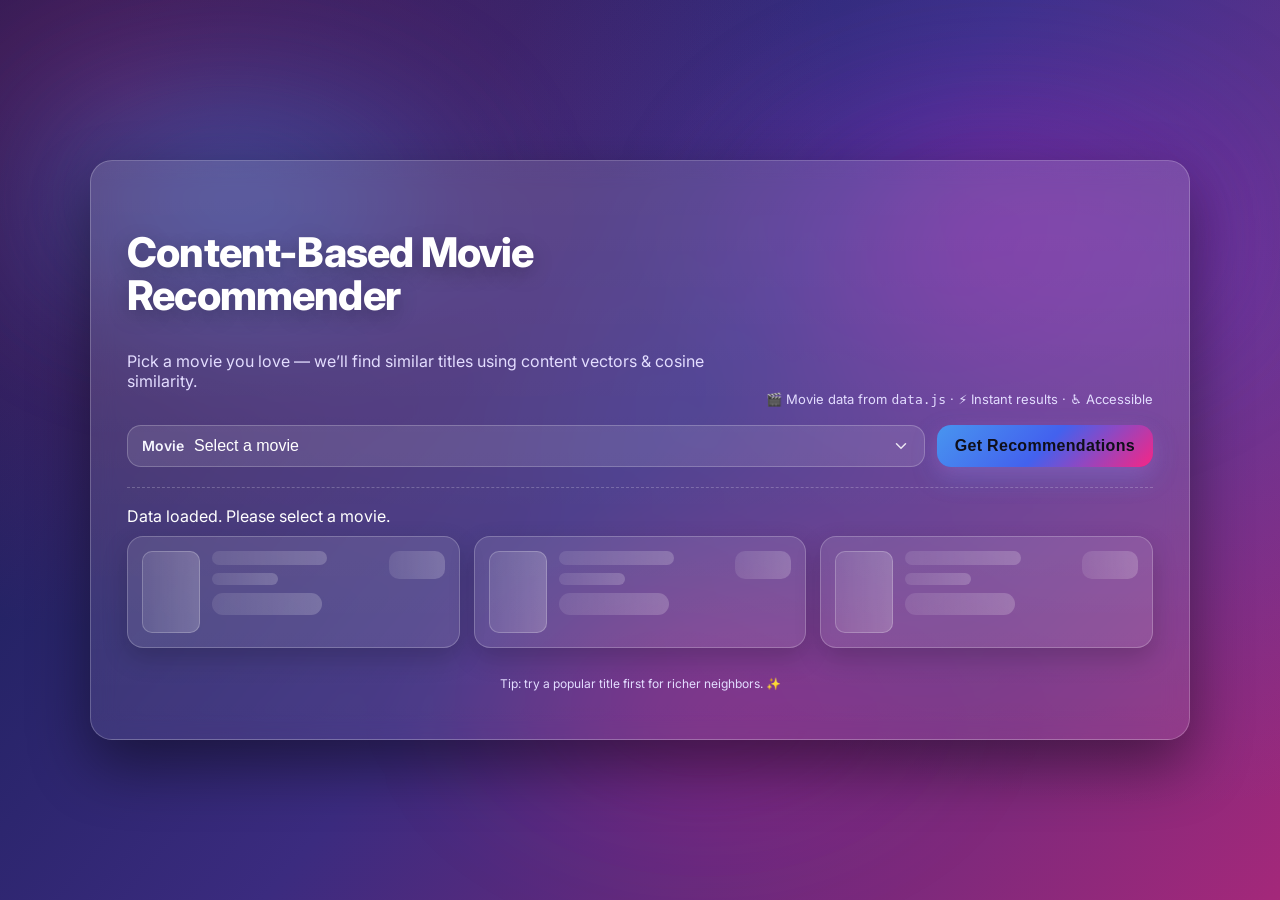
<file: week3/index.html>
<!DOCTYPE html>
<html lang="en">
<head>
  <meta charset="UTF-8" />
  <meta name="viewport" content="width=device-width, initial-scale=1" />
  <title>Colorful Movie Recommender</title>

  <!-- Google Font -->
  <link rel="preconnect" href="https://fonts.googleapis.com">
  <link href="https://fonts.googleapis.com/css2?family=Inter:wght@400;600;800&display=swap" rel="stylesheet">

  <!-- App CSS -->
  <link rel="stylesheet" href="style.css" />
</head>
<body>
  <div class="aurora" aria-hidden="true"></div>

  <main class="page">
    <section class="card" role="region" aria-labelledby="title">
      <!-- Header -->
      <header class="header">
        <div>
          <h1 id="title" class="title">Content-Based Movie Recommender</h1>
        <p class="subtitle">Pick a movie you love — we’ll find similar titles using content vectors & cosine similarity.</p>
        </div>
        <div class="meta">🎬 Movie data from <code>data.js</code> · ⚡ Instant results · ♿ Accessible</div>
      </header>

      <!-- Controls -->
      <div class="controls" role="group" aria-label="Recommendation controls">
        <div class="select-wrap">
          <label for="movie-select">Movie</label>
          <select id="movie-select" aria-label="Select a movie">
            <!-- Placeholder only; options added from data.js / script.js -->
            <option value="" disabled selected>Select a movie</option>
          </select>
          <svg class="select-caret" width="18" height="18" viewBox="0 0 24 24" fill="none" aria-hidden="true">
            <path d="M6 9l6 6 6-6" stroke="currentColor" stroke-width="2" stroke-linecap="round"/>
          </svg>
        </div>
        <button id="recommend-btn" class="btn" type="button" onclick="getRecommendations()">Get Recommendations</button>
      </div>

      <!-- Results -->
      <section id="result-box" aria-live="polite" aria-busy="true">
        <div id="result" class="status">Please wait, loading data...</div>

        <!-- Skeletons while loading -->
        <div id="skeletons" class="grid" style="margin-top:10px;">
          <article class="movie">
            <div class="poster skeleton"></div>
            <div class="flex1">
              <div class="skeleton line lg"></div>
              <div class="skeleton line sm"></div>
              <div class="skeleton pill"></div>
            </div>
            <div class="skeleton chip"></div>
          </article>
          <article class="movie">
            <div class="poster skeleton"></div>
            <div class="flex1">
              <div class="skeleton line lg"></div>
              <div class="skeleton line sm"></div>
              <div class="skeleton pill"></div>
            </div>
            <div class="skeleton chip"></div>
          </article>
          <article class="movie">
            <div class="poster skeleton"></div>
            <div class="flex1">
              <div class="skeleton line lg"></div>
              <div class="skeleton line sm"></div>
              <div class="skeleton pill"></div>
            </div>
            <div class="skeleton chip"></div>
          </article>
        </div>

        <!-- Results grid (your script.js should populate) -->
        <div id="results-grid" class="grid" hidden></div>
      </section>

      <p class="footer">Tip: try a popular title first for richer neighbors. ✨</p>
    </section>
  </main>

  <!-- Your movie data & logic -->
  <script src="data.js"></script>
  <script src="script.js"></script>

  <!-- Fallback: populate #movie-select from MOVIES[] if your script doesn't -->
  <script>
    (function () {
      const select = document.getElementById('movie-select');
      const result = document.getElementById('result');
      const box = document.getElementById('result-box');

      function populateFromMovies() {
        if (!window.MOVIES || !Array.isArray(window.MOVIES)) return false;
        if (select.options.length <= 1) {
          const frag = document.createDocumentFragment();
          window.MOVIES.forEach((m, i) => {
            const opt = document.createElement('option');
            const value = (m.id ?? i).toString();
            const label = (m.title ?? m.name ?? m).toString();
            opt.value = value;
            opt.textContent = label;
            frag.appendChild(opt);
          });
          select.appendChild(frag);
          return true;
        }
        return false;
      }

      // Poster helpers
      const TMDB_BASE = "https://image.tmdb.org/t/p/w342";
      function getPosterFromMovie(m) {
        if (!m) return null;
        if (m.poster) return m.poster;
        if (m.posterUrl) return m.posterUrl;
        if (m.image) return m.image;
        if (m.img) return m.img;
        if (m.poster_path) return TMDB_BASE + m.poster_path;
        return null;
      }
      function findPosterByTitle(title) {
        if (!window.MOVIES || !Array.isArray(window.MOVIES)) return null;
        const t = (title || "").toString().trim().toLowerCase();
        const found = window.MOVIES.find(m => {
          const name = (m.title ?? m.name ?? "").toString().trim().toLowerCase();
          return name === t;
        });
        return getPosterFromMovie(found);
      }
      function enhanceCard(cardEl) {
        // If a poster <img> already exists, skip
        if (cardEl.querySelector('img.poster')) return;

        // Try to infer title from h3
        const h3 = cardEl.querySelector('h3');
        const title = h3 ? h3.textContent.replace(/\s*\(\d{4}\)\s*$/, '') : '';
        let src = findPosterByTitle(title);

        // If your script adds data attributes, support them too:
        if (!src) {
          const idAttr = cardEl.getAttribute('data-id');
          if (idAttr && window.MOVIES) {
            const byId = window.MOVIES.find(m => String(m.id) === String(idAttr));
            src = getPosterFromMovie(byId);
          }
        }
        // Fallback placeholder
        if (!src) src = `https://picsum.photos/seed/${encodeURIComponent(title || Math.random().toString(36).slice(2))}/120/180`;

        // Insert poster as first child
        const img = document.createElement('img');
        img.className = 'poster';
        img.alt = `Poster: ${title || 'Movie'}`;
        img.src = src;
        cardEl.insertBefore(img, cardEl.firstChild);
      }

      function enhanceGridWithPosters() {
        const grid = document.getElementById('results-grid');
        grid.querySelectorAll('.movie').forEach(enhanceCard);
      }

      // Observe results grid for new recommendation cards
      const grid = document.getElementById('results-grid');
      const observer = new MutationObserver(() => enhanceGridWithPosters());
      observer.observe(grid, { childList: true, subtree: true });

      // Also enhance right after button click (covers immediate renders)
      const btn = document.getElementById('recommend-btn');
      btn?.addEventListener('click', () => {
        // show loading state if your script hasn't already
        box?.setAttribute('aria-busy', 'true');
        setTimeout(() => {
          box?.setAttribute('aria-busy', 'false');
          enhanceGridWithPosters();
        }, 50);
      });

      // Initial populate + clear loading
      window.addEventListener('load', () => {
        populateFromMovies();
        box?.setAttribute('aria-busy', 'false');
        result.textContent = 'Select a movie and click “Get Recommendations”.';
      });
    })();
  </script>
</body>
</html>
</file>
<file: week3/style.css>
:root {
  /* Vibrant gradient palette (blues, purples, pinks) */
  --bg1: #0e1b4c;   /* deep blue */
  --bg2: #3b2b7f;   /* indigo */
  --bg3: #a4287a;   /* magenta-pink accent */

  --text: #ffffff;          /* white */
  --muted: #e3ddff;         /* soft white-lilac */
  --glass: rgba(255,255,255,.10);
  --stroke: rgba(255,255,255,.22);
  --radius: 22px;
  --shadow: 0 26px 60px rgba(0,0,0,.45);

  /* Accents for UI elements (chips, buttons, badges) */
  --acc-blue: #4cc9f0;
  --acc-pink: #f72585;
  --acc-purple: #b5179e;
  --acc-violet: #7209b7;
  --acc-indigo: #4361ee;
  --acc-sky: #4895ef;
}

* { box-sizing: border-box; }
html, body { height: 100%; }
body {
  margin: 0;
  font-family: Inter, system-ui, Segoe UI, Roboto, Helvetica, Arial, sans-serif;
  color: var(--text);
  background:
    radial-gradient(1200px 900px at 10% 10%, rgba(247, 37, 133, .25), transparent 60%),
    radial-gradient(1200px 900px at 90% 30%, rgba(67, 97, 238, .25), transparent 60%),
    linear-gradient(130deg, var(--bg1), var(--bg2), var(--bg3));
  background-attachment: fixed;
  overflow-x: hidden;
}

/* Soft moving aurora blobs for depth */
.aurora {
  position: fixed; inset: 0; z-index: 0; pointer-events: none;
  background:
    radial-gradient(40% 35% at 18% 22%, rgba(72,149,239,.35) 0%, transparent 60%),
    radial-gradient(45% 40% at 78% 26%, rgba(183, 23, 158, .28) 0%, transparent 60%),
    radial-gradient(38% 34% at 55% 78%, rgba(247,37,133,.22) 0%, transparent 60%);
  filter: blur(48px) saturate(140%);
  animation: float 18s ease-in-out infinite alternate;
}
@keyframes float {
  0% { transform: translateY(-10px) translateX(-8px) scale(1); }
  100% { transform: translateY(12px) translateX(8px) scale(1.02); }
}

.page {
  position: relative;
  min-height: 100vh;
  display: grid;
  place-items: center;
  padding: 44px 16px;
  z-index: 1;
}

/* Glassy card container */
.card {
  width: min(1100px, 96vw);
  background: linear-gradient(180deg, rgba(255,255,255,.14), rgba(255,255,255,.08));
  backdrop-filter: blur(12px);
  border: 1px solid var(--stroke);
  border-radius: var(--radius);
  box-shadow: var(--shadow);
  padding: clamp(22px, 4vw, 36px);
}

/* Header */
.header {
  display: grid;
  grid-template-columns: 1fr auto;
  gap: 16px;
  align-items: end;
  margin-bottom: 18px;
}
.title {
  line-height: 1.05;
  font-weight: 800;
  font-size: clamp(28px, 3.2vw, 44px);
  letter-spacing: -.02em;
  text-shadow: 0 6px 20px rgba(0,0,0,.25);
}
.subtitle {
  margin-top: 6px;
  color: var(--muted);
  font-size: clamp(14px, 1.6vw, 16px);
}
.meta {
  margin-top: 6px;
  color: var(--muted);
  font-size: 13px;
}

/* Controls */
.controls {
  display: grid;
  grid-template-columns: 1fr auto;
  gap: 12px;
  margin: 18px 0 8px;
}
.select-wrap {
  position: relative;
  display: flex;
  align-items: center;
  gap: 10px;
  background: var(--glass);
  border: 1px solid var(--stroke);
  border-radius: 14px;
  padding: 10px 14px;
}
.select-wrap label {
  font-weight: 600; color: #f7f7ff; font-size: 14px; white-space: nowrap;
}
select {
  appearance: none;
  flex: 1;
  background: transparent;
  border: none;
  outline: none;
  color: var(--text);
  font-size: 16px;
  padding-right: 28px;
}
.select-caret {
  position: absolute; right: 14px; pointer-events: none; opacity: .85;
}

/* Gradient button */
.btn {
  cursor: pointer;
  border: none; outline: none;
  padding: 12px 18px;
  border-radius: 14px;
  font-weight: 800; letter-spacing: .02em;
  font-size: 16px;
  color: #0f0f1a;
  background:
    linear-gradient(135deg, var(--acc-sky), var(--acc-indigo), var(--acc-pink));
  transition: transform .08s ease, box-shadow .2s ease, filter .2s ease, opacity .2s ease;
  box-shadow: 0 10px 24px rgba(72,149,239,.35),
              0 6px 16px rgba(247,37,133,.25);
}
.btn:hover { filter: brightness(1.06) saturate(1.06); }
.btn:active { transform: translateY(1px) scale(.99); }
.btn:disabled { opacity: .6; cursor: not-allowed; }

/* Results area */
#result-box {
  margin-top: 20px;
  border-top: 1px dashed var(--stroke);
  padding-top: 18px;
}
.status {
  padding: 12px 14px;
  background: rgba(255,255,255,.10);
  border: 1px solid var(--stroke);
  border-radius: 12px;
  color: var(--muted);
  font-size: 14px;
}

/* Grid & cards */
.grid {
  display: grid;
  grid-template-columns: repeat(1, minmax(0,1fr));
  gap: 14px;
  margin-top: 10px;
}
@media (min-width: 620px) { .grid { grid-template-columns: repeat(2, minmax(0,1fr)); } }
@media (min-width: 900px) { .grid { grid-template-columns: repeat(3, minmax(0,1fr)); } }

.movie {
  background: rgba(255,255,255,.10);
  border: 1px solid var(--stroke);
  border-radius: 16px;
  padding: 14px;
  display: flex; gap: 12px; align-items: flex-start;
  transition: transform .15s ease, background .2s ease, border-color .2s ease, box-shadow .2s ease;
  box-shadow: 0 10px 26px rgba(0,0,0,.18);
}
.movie:hover {
  transform: translateY(-2px);
  background: rgba(255,255,255,.14);
  border-color: rgba(255,255,255,.30);
  box-shadow: 0 14px 32px rgba(0,0,0,.24);
}

.poster {
  width: 58px; height: 82px; border-radius: 10px; background: rgba(0,0,0,.35);
  flex: 0 0 auto; object-fit: cover; object-position: center;
  border: 1px solid rgba(255,255,255,.22);
}
.movie h3 {
  margin: 0; font-size: 16px; line-height: 1.2; letter-spacing: .01em;
  text-shadow: 0 3px 12px rgba(0,0,0,.15);
}
.tags { margin-top: 6px; display: flex; gap: 6px; flex-wrap: wrap; }
.tag {
  font-size: 12px; color: #0b0b12; font-weight: 800;
  padding: 4px 8px; border-radius: 999px; opacity: .95;
  background:
    linear-gradient(135deg, var(--acc-blue), var(--acc-purple));
  border: 1px solid rgba(255,255,255,.28);
}
.score {
  margin-left: auto; font-weight: 900; font-size: 14px; color: #001014;
  background:
    linear-gradient(135deg, var(--acc-indigo), var(--acc-blue));
  border: 1px solid rgba(255,255,255,.35);
  padding: 6px 10px; border-radius: 10px; align-self: flex-start;
}

/* Skeletons */
.flex1 { flex: 1; }
.skeleton {
  background: linear-gradient(90deg, rgba(255,255,255,.10), rgba(255,255,255,.20), rgba(255,255,255,.10));
  background-size: 200% 100%;
  animation: shimmer 1.2s linear infinite;
  border-radius: 10px;
}
@keyframes shimmer { 0% { background-position: 0% 0; } 100% { background-position: -200% 0; } }
.skeleton.line.lg { height: 14px; width: 70%; margin-bottom: 8px; }
.skeleton.line.sm { height: 12px; width: 40%; }
.skeleton.pill   { height: 22px; width: 110px; border-radius: 999px; margin-top: 8px; }
.skeleton.chip   { width: 56px; height: 28px; border-radius: 10px; }

/* Footer */
.footer {
  margin-top: 18px;
  text-align: center; color: var(--muted);
  font-size: 12px;
}

/* Focus styles for accessibility */
.btn:focus, select:focus, .select-wrap:focus-within {
  box-shadow: 0 0 0 3px rgba(72,149,239,.45), 0 0 0 6px rgba(183,23,158,.25);
  outline: none;
}
</file>
